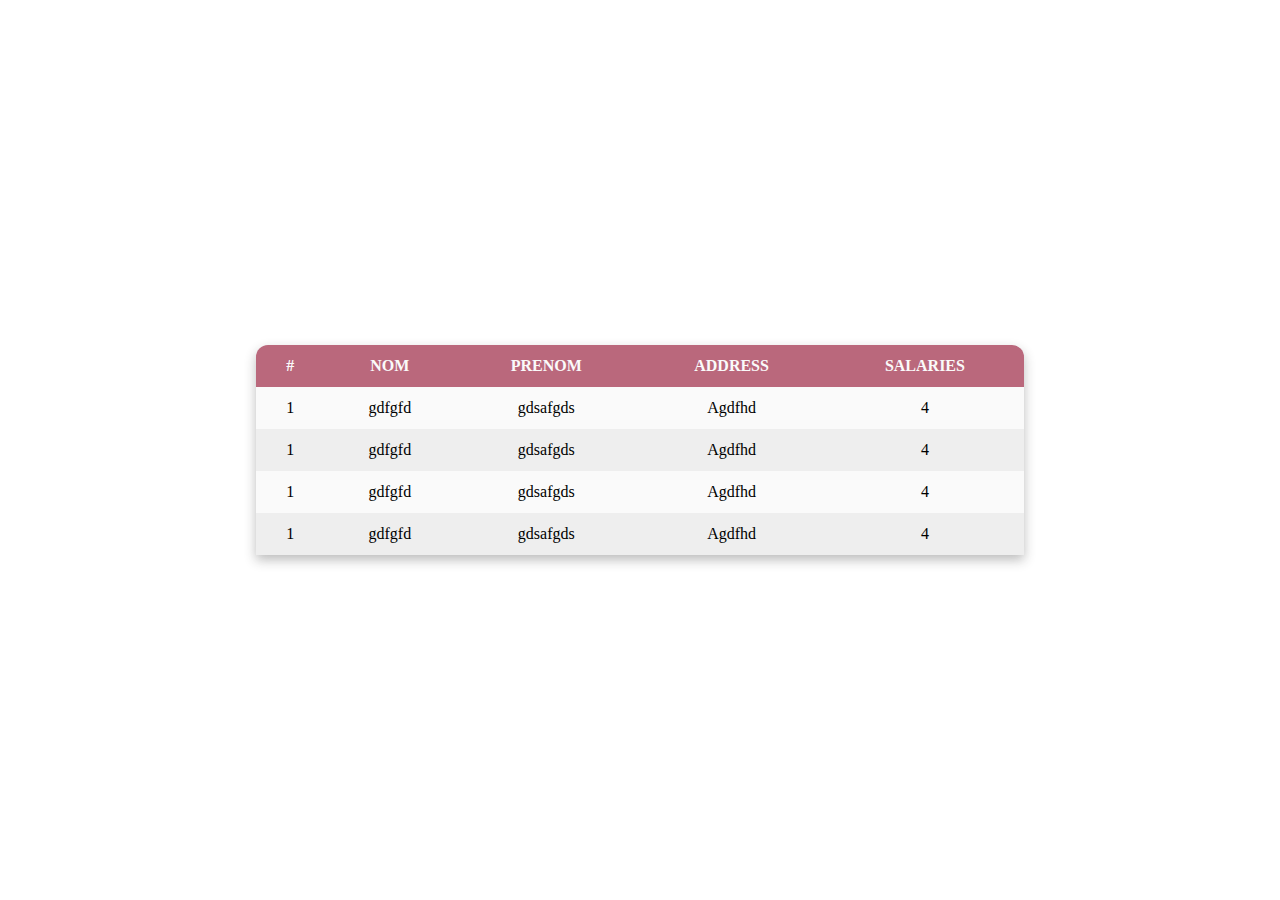
<file: table/index.html>
<!DOCTYPE html>
<html lang="en">
<head>
    <meta charset="UTF-8">
    <meta http-equiv="X-UA-Compatible" content="IE=edge">
    <meta name="viewport" content="width=device-width, initial-scale=1.0">
    <title>Document</title>
    <link rel="stylesheet" href="style.css">
</head>
<body>
    


    <table>
        <tr>
            <th>#</th>
            <th>Nom</th>
            <th>Prenom</th>
            <th>Address</th>
            <th>Salaries</th>
        </tr>
        <tr>
            <td>1</td>
            <td>gdfgfd</td>
            <td>gdsafgds</td>
            <td>Agdfhd</td>
            <td>4</td>
        </tr>
        <tr>
            <td>1</td>
            <td>gdfgfd</td>
            <td>gdsafgds</td>
            <td>Agdfhd</td>
            <td>4</td>
        </tr>
        <tr>
            <td>1</td>
            <td>gdfgfd</td>
            <td>gdsafgds</td>
            <td>Agdfhd</td>
            <td>4</td>
        </tr>
        <tr>
            <td>1</td>
            <td>gdfgfd</td>
            <td>gdsafgds</td>
            <td>Agdfhd</td>
            <td>4</td>
        </tr>
    </table>
</body>
</html>
</file>
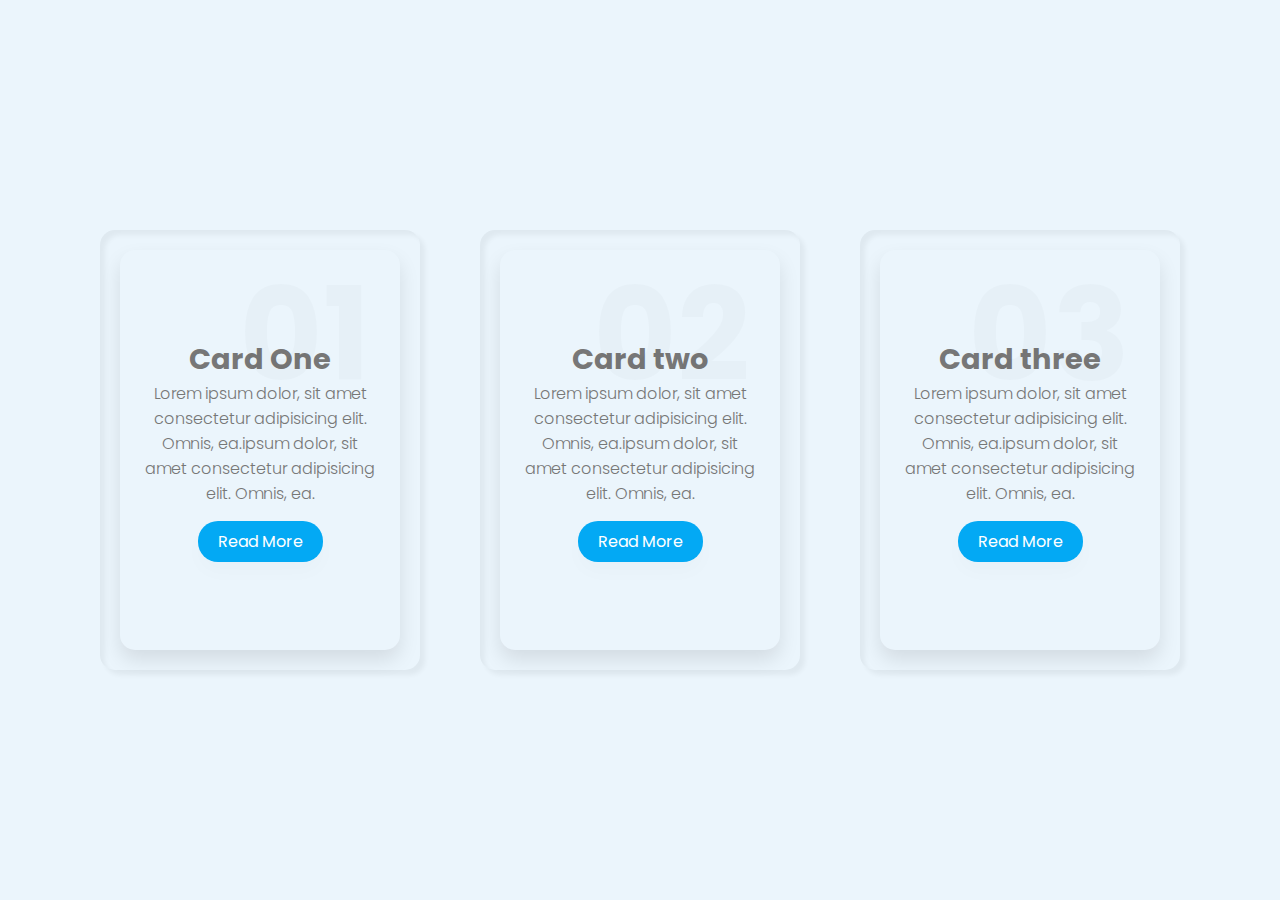
<file: Card Designs/card hover1/index.html>
<!DOCTYPE html>
<html lang="en">
<head>
    <meta charset="UTF-8">
    <meta http-equiv="X-UA-Compatible" content="IE=edge">
    <meta name="viewport" content="width=device-width, initial-scale=1.0">
    <title>Document</title>
    <link rel="stylesheet" href="style.css">
</head>
<body>
    <div class="container">

        <div class="card">
            <div class="box">
                <div class="content">
                    <h2>01</h2>
                    <h3>Card One</h3>
                    <p>Lorem ipsum dolor, sit amet consectetur adipisicing elit. Omnis, ea.ipsum dolor, sit amet consectetur adipisicing elit. Omnis, ea.</p>
                    <a href="#">Read More</a>
                </div>
            </div>
        </div>

        <div class="card">
            <div class="box">
                <div class="content">
                    <h2>02</h2>
                    <h3>Card two</h3>
                    <p>Lorem ipsum dolor, sit amet consectetur adipisicing elit. Omnis, ea.ipsum dolor, sit amet consectetur adipisicing elit. Omnis, ea.</p>
                    <a href="#">Read More</a>

                </div>
            </div>
        </div>
        <div class="card">
            <div class="box">
                <div class="content">
                    <h2>03</h2>
                    <h3>Card three</h3>
                    <p>Lorem ipsum dolor, sit amet consectetur adipisicing elit. Omnis, ea.ipsum dolor, sit amet consectetur adipisicing elit. Omnis, ea.</p>
                    <a href="#">Read More</a>

                </div>
            </div>
        </div>

    </div>
</body>
</html>
</file>
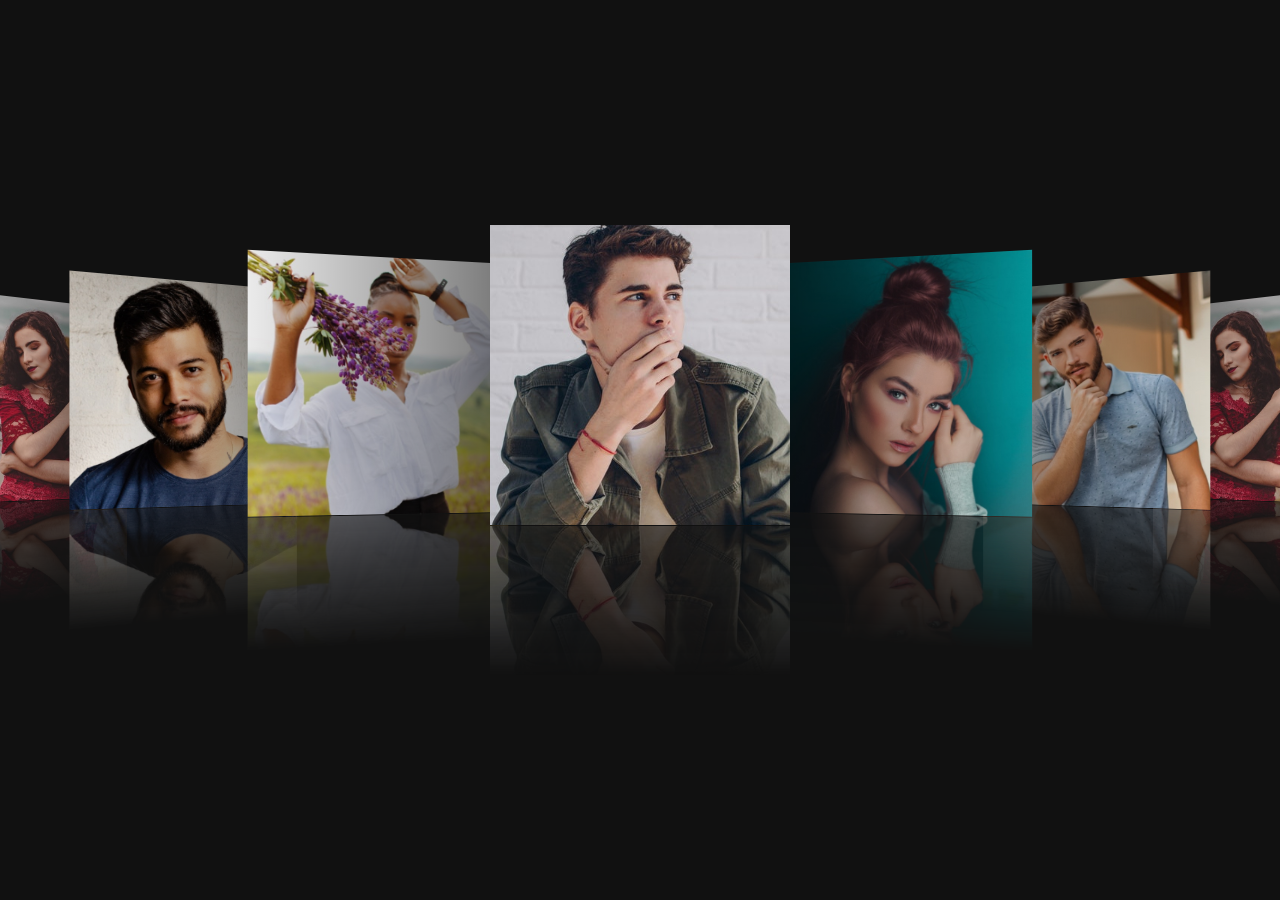
<file: galleries/3d rotator/index.html>
<!DOCTYPE html>
<html lang="en">
<head>
    <meta charset="UTF-8">
    <meta http-equiv="X-UA-Compatible" content="IE=edge">
    <meta name="viewport" content="width=device-width, initial-scale=1.0">
    <link  rel="stylesheet" href="https://cdn.jsdelivr.net/npm/swiper@8/swiper-bundle.min.css"/>
    <link rel="stylesheet" href="style.css">
    <title>Document</title>

</head>
<body>

    <div class="swiper">
        <div class="swiper-wrapper">
          
          <div class="swiper-slide"><img src="img/s1.jpg"></div>
          <div class="swiper-slide"><img src="img/s2.jpg"></div>
          <div class="swiper-slide"><img src="img/s3.jpg"></div>
          <div class="swiper-slide"><img src="img/s4.jpg"></div>
          <div class="swiper-slide"><img src="img/s5.jpg"></div>
          <div class="swiper-slide"><img src="img/s6.jpg"></div>
          <!-- <div class="swiper-slide"><img src="img/s7.jpg"></div> -->
          
         
        </div>
        <!-- Add Pagination -->
        <div class="swiper-pagination"></div>
    </div>
    

    <script src="https://cdn.jsdelivr.net/npm/swiper@8/swiper-bundle.min.js"></script>
    
    <script type="module">
        var swiper = new Swiper('.swiper', {
        effect: 'coverflow',
        grabCursor: true,
        centeredSlides: true,
        slidesPerView: 'auto',
        coverflowEffect: {
            rotate: 20,
            stretch: 0,
            depth: 200,
            modifier: 1,
            slideShadows: true,
        },
        loop: true,
        autoplay: {
            delay: 500,
            disableOnInteraction: false,
        },
        });
      </script>

</body>
</html>
</file>
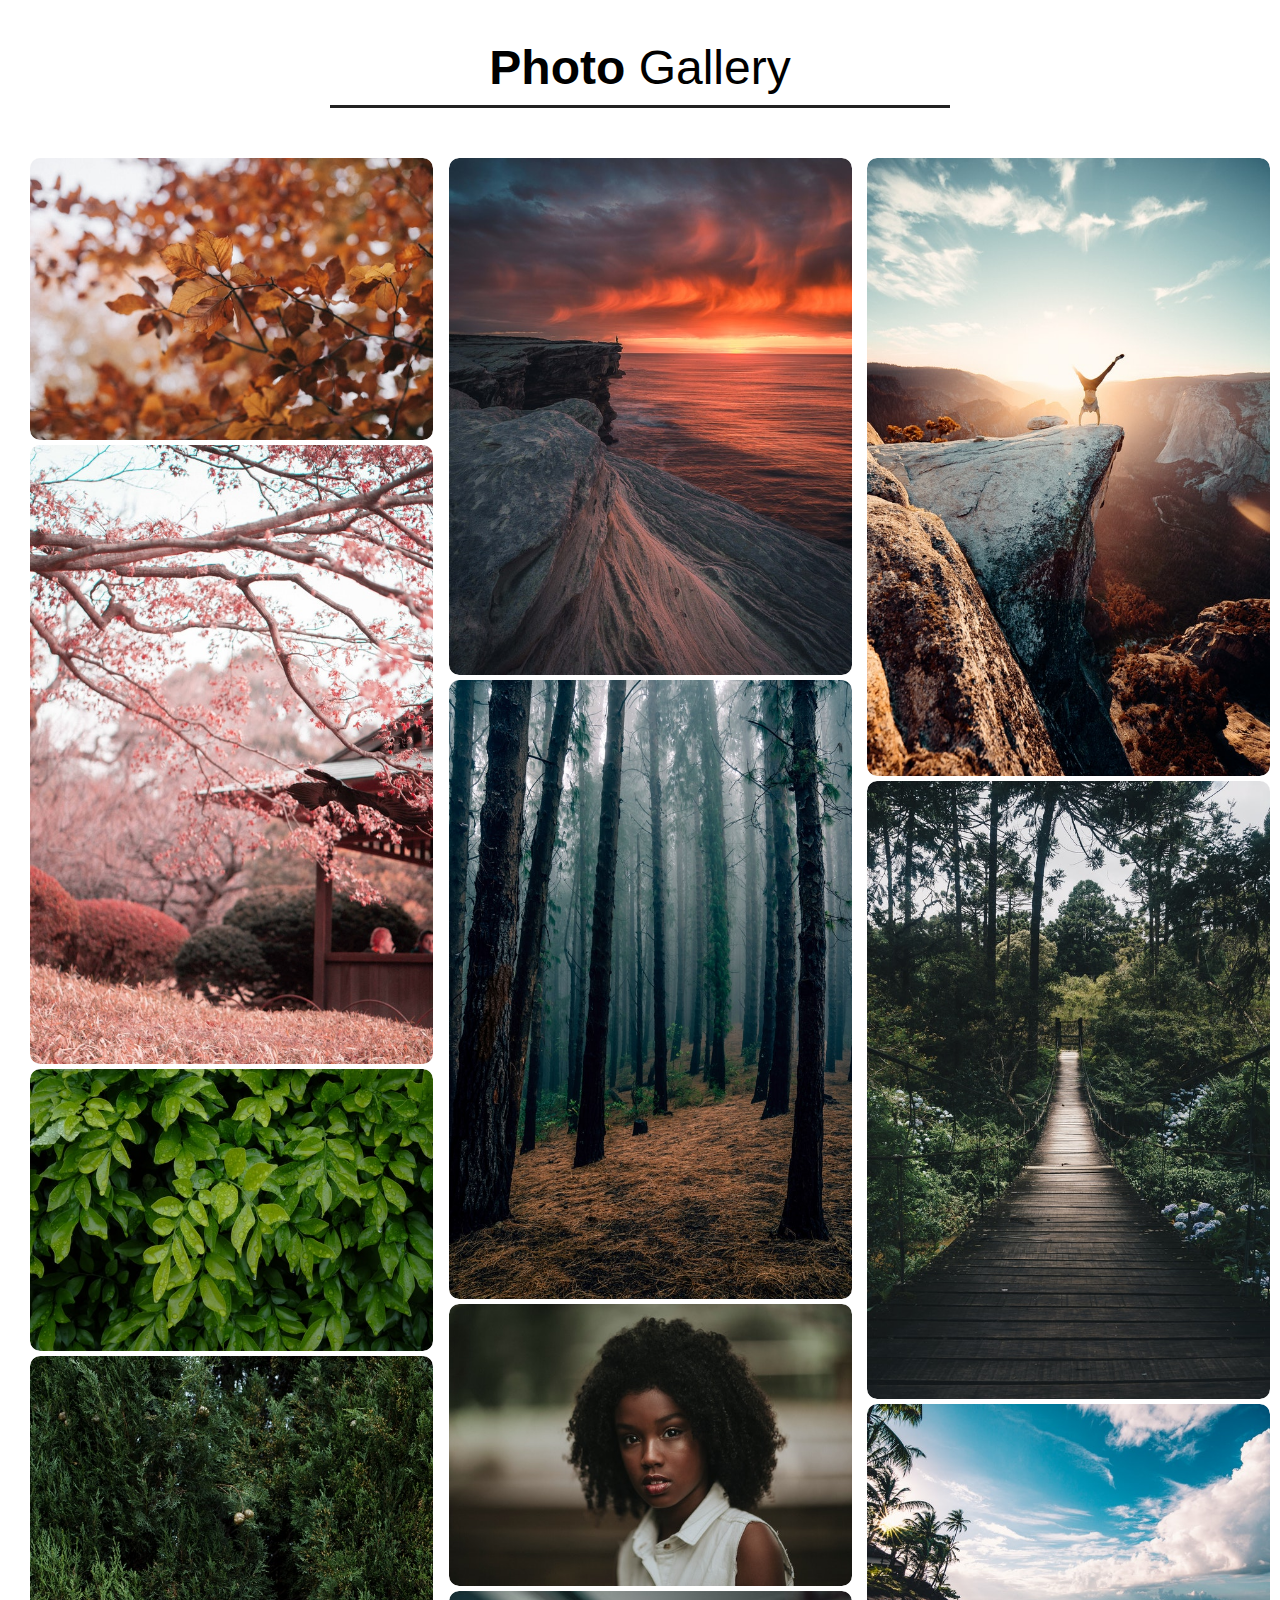
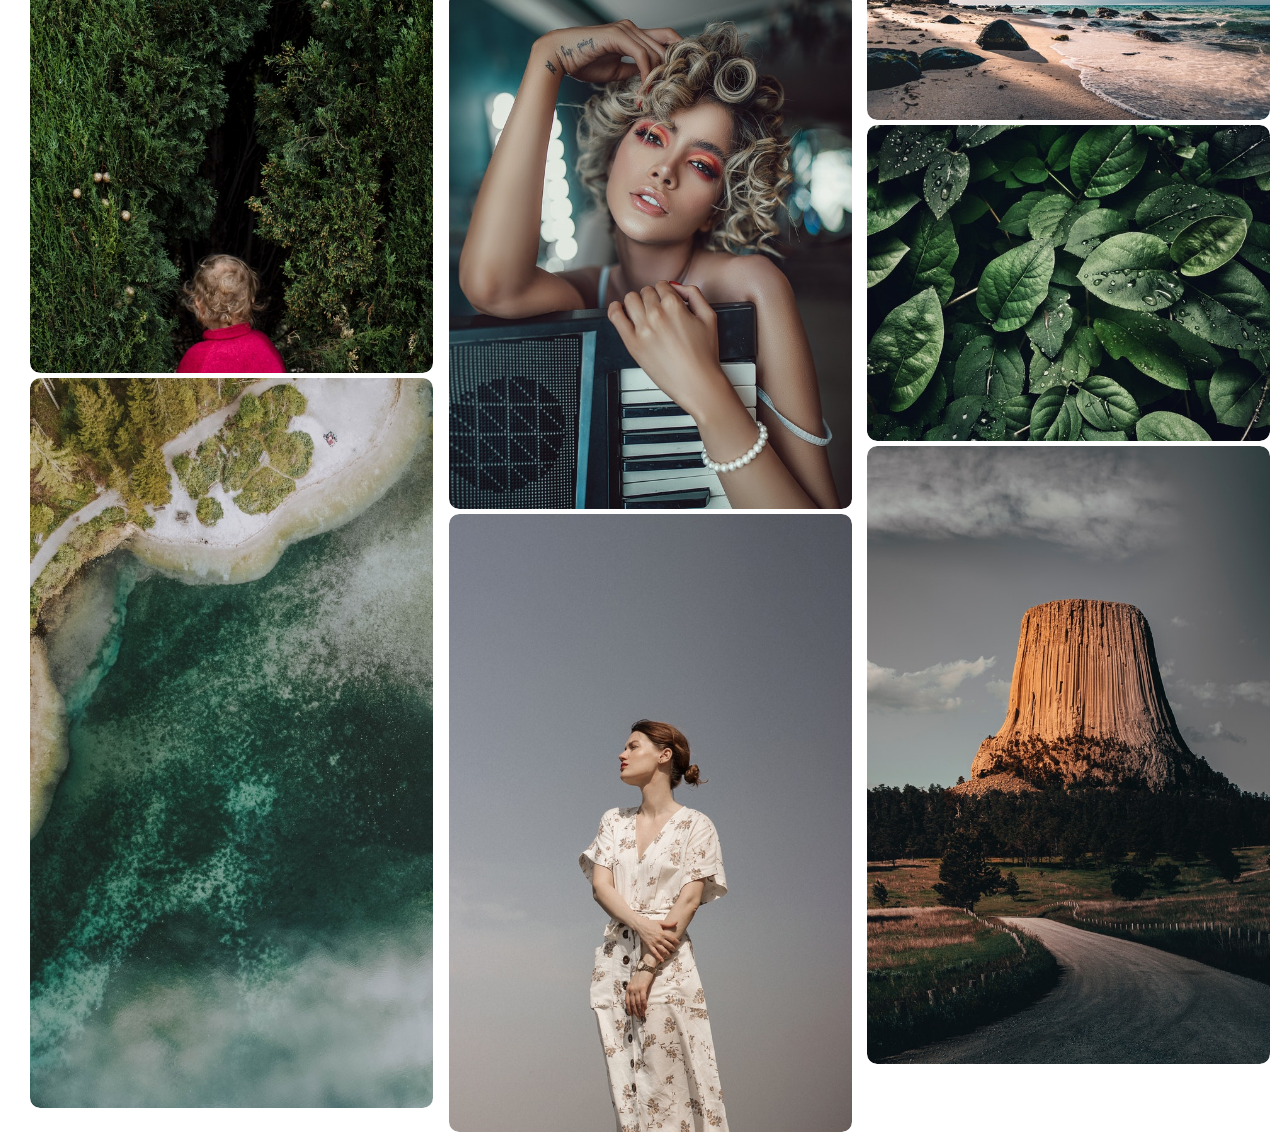
<file: galleries/mod gallery/index.html>
<!DOCTYPE html>
<html lang="en">
  <head>
    <meta charset="UTF-8" />
    <meta http-equiv="X-UA-Compatible" content="IE=edge" />
    <meta name="viewport" content="width=device-width, initial-scale=1.0" />
    <title>Document</title>
    <link rel="stylesheet" href="lightbox.css" />
    <link rel="stylesheet" href="style.css" />
  </head>
  <body>

    <div class="container">

      <div class="heading">
        <h3>Photo <span>Gallery</span></h3>
      </div>

      <div class="box">

        <div class="dream">

            <div class="pic">
                <a href="img/1.jpg" data-lightbox="pics" data-title="Caption1">
                    <img src="img/1.jpg" class="img" />                    
                </a>
            </div>

            <div class="pic">
                <a href="img/2.jpg" data-lightbox="pics" data-title="Caption2">
                    <img src="img/2.jpg" />
                </a>
            </div>

            <div class="pic">
                <a href="img/3.jpg" data-lightbox="pics" data-title="Caption3">
                    <img src="img/3.jpg" />
                </a>
            </div>

            <div class="pic">
                <a href="img/4.jpg" data-lightbox="pics" data-title="Caption4">
                    <img src="img/4.jpg" />
                </a>
            </div>

            <div class="pic">
                <a href="img/5.jpg" data-lightbox="pics" data-title="Caption5">
                    <img src="img/5.jpg" />
                </a>
            </div>
        </div>

        <div class="dream">
            <div class="pic">
                <a href="img/6.jpg" data-lightbox="pics" data-title="Caption6">
                    <img src="img/6.jpg" />
                </a>
            </div>
            <div class="pic">
                <a href="img/7.jpg" data-lightbox="pics" data-title="Caption7">
                    <img src="img/7.jpg" />
                </a>
            </div>
            <div class="pic">
                <a href="img/8.jpg" data-lightbox="pics" data-title="Caption8">
                    <img src="img/8.jpg" />
                </a>
            </div>
            <div class="pic">
                <a href="img/9.jpg" data-lightbox="pics" data-title="Caption9">
                    <img src="img/9.jpg" />
                </a>
            </div>
            <div class="pic">
                <a href="img/10.jpg" data-lightbox="pics" data-title="Caption10">
                    <img src="img/10.jpg" />
                </a>
            </div>
        </div>

        <div class="dream">
            <div class="pic">
                <a href="img/11.jpg" data-lightbox="pics" data-title="Caption11">
                    <img src="img/11.jpg" />
                </a>
        </div>
            <div class="pic">
                <a href="img/12.jpg" data-lightbox="pics" data-title="Caption12">
                    <img src="img/12.jpg" />
                </a>
            </div>
            <div class="pic">
                <a href="img/13.jpg" data-lightbox="pics" data-title="Caption13">
                    <img src="img/13.jpg" />
                </a>
            </div>
            <div class="pic">
                <a href="img/14.jpg" data-lightbox="pics" data-title="Caption14">
                    <img src="img/14.jpg" />
                </a>

            </div>
            <div class="pic">
                <a href="img/15.jpg" data-lightbox="pics" data-title="Caption15">
                    <img src="img/15.jpg" />
                </a>
          </div>
        </div>
      </div>
    </div>
    <script src="lightbox-plus-jquery.js"></script>
  </body>
</html>
</file>
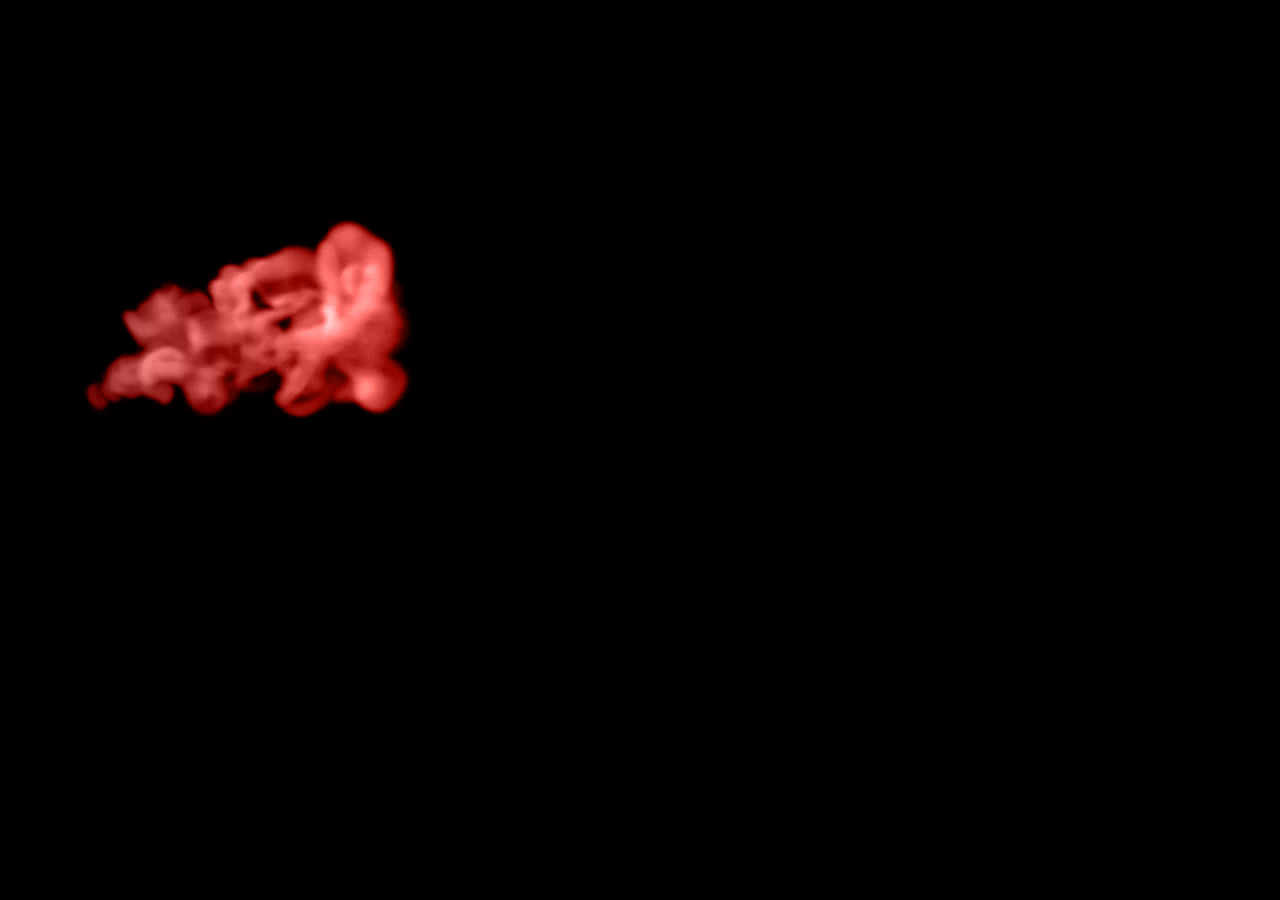
<file: Wordarts/smoking/index.html>
<!DOCTYPE html>
<html lang="en">
<head>
    <meta charset="UTF-8">
    <meta http-equiv="X-UA-Compatible" content="IE=edge">
    <meta name="viewport" content="width=device-width, initial-scale=1.0">
    <title>Document</title>
    <link rel="stylesheet" href="style.css">
</head>
<body>
    <section>
        <video src="smoke.mp4" autoplay muted ></video>
        <h1>
            <span>M</span>
            <span>U</span>
            <span>H</span>
            <span>A</span>
            <span>M</span>
            <span>M</span>
            <span>A</span>
            <span>D</span>
        </h1>
    </section>
    
</body>
</html>
</file>
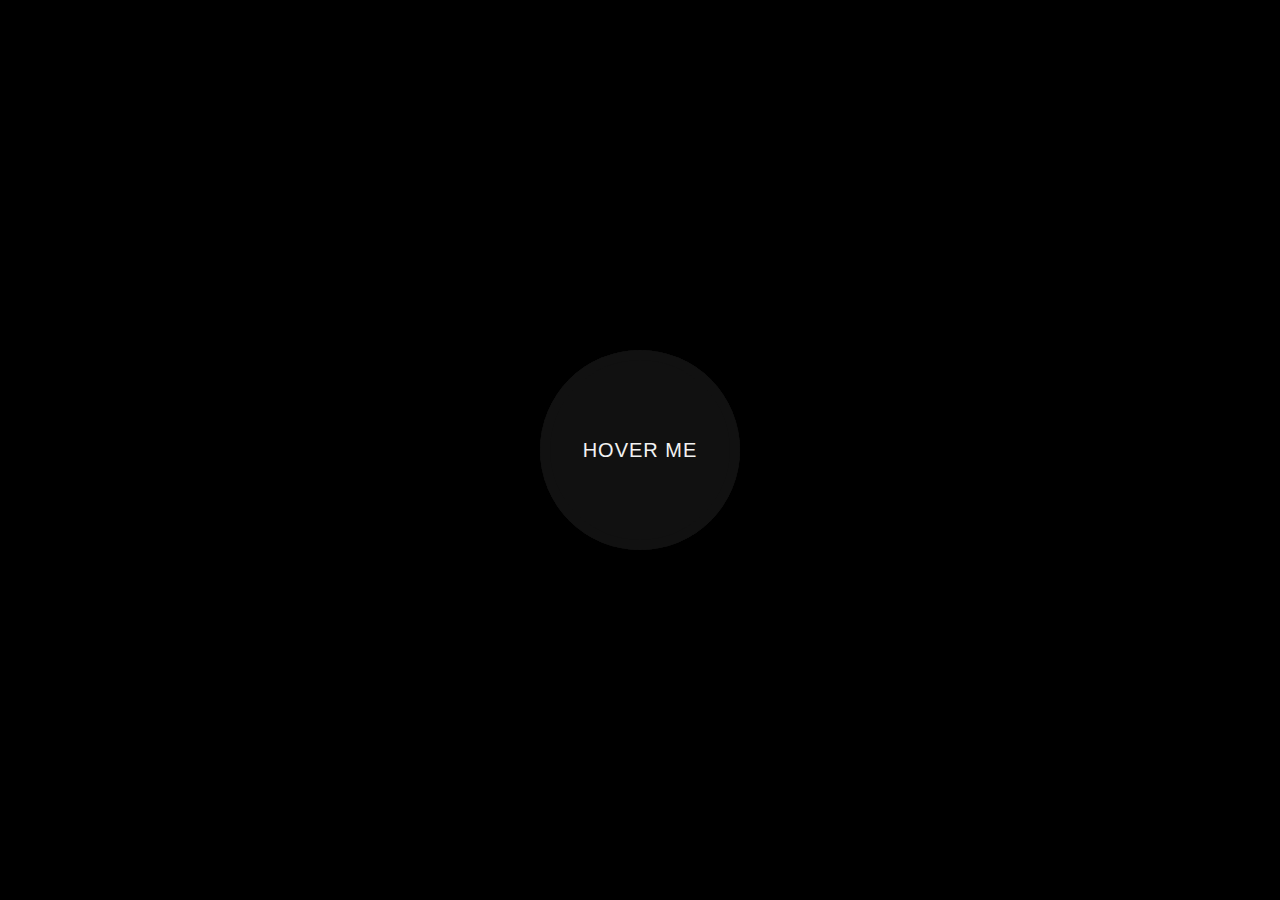
<file: css_button/button.html>
<!DOCTYPE html>
<!-- Created By CodingNepal -->
<html lang="en" dir="ltr">
   <head>
      <meta charset="utf-8">
      <title>Gradient Color Effect | CodingNepal</title>
      <link rel="stylesheet" href="button.css">
      <meta name="viewport" content="width=device-width, initial-scale=1.0">
   </head>
   <body>
      <div class="center">
         <div class="outer circle">
            <button>Hover Me</button>
            <span></span>
            <span></span>
         </div>
      </div>
   </body>
</html>
</file>
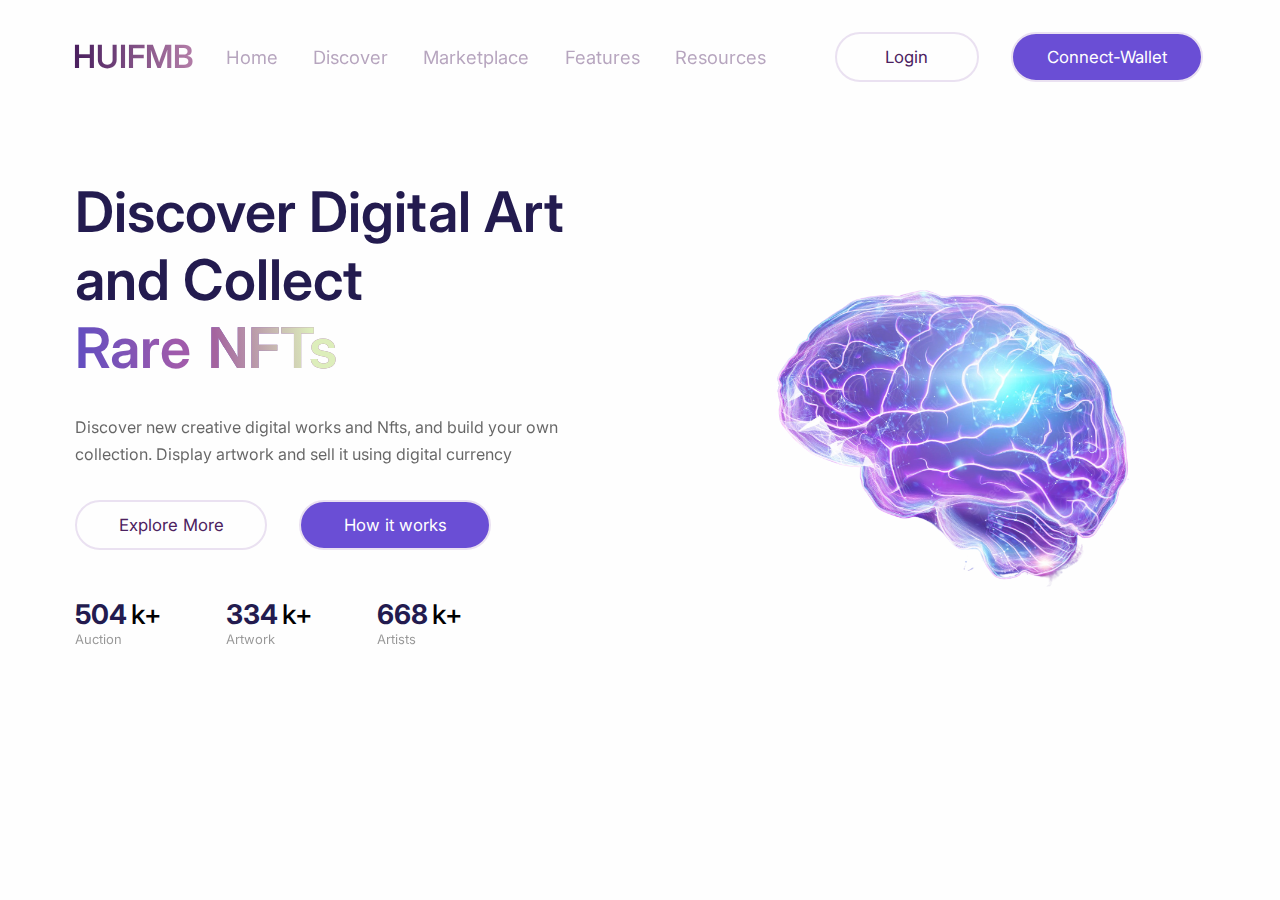
<file: landing page/landing .html>
<!DOCTYPE html>
<html lang="en">
<head>
    <meta charset="UTF-8">
    <meta http-equiv="X-UA-Compatible" content="IE=edge">
    <meta name="viewport" content="width=device-width, initial-scale=1.0">
    <title>Landing</title>
    <link rel="stylesheet" href="landing.css">
</head>
<body>
    <header>
        <div class="logo"><a href="#">HUIFMB</a></div>
        <div class="nav">
            <ul class="nav-list">
                <li class="nav-item"><a href="" class="nav-link">Home</a></li>
                <li class="nav-item"><a href="" class="nav-link">Discover</a></li>
                <li class="nav-item"><a href="" class="nav-link">Marketplace</a></li>
                <li class="nav-item"><a href="" class="nav-link">Features</a></li>
                <li class="nav-item"><a href="" class="nav-link">Resources</a></li>
            </ul>
        </div>
        <div class="buttons">
            <div class="login-button"><a href="" class="button-link-login">Login</a></div>
            
            <div class="wallet-button"><a href="" class="button-link-wallet">Connect-Wallet</a></div>
        </div>
    </header>
    <div class="main">
        <div class="data">
            <div class="heading">Discover Digital Art and Collect</div>
            <div class="heading-2">Rare&nbsp</div>
            <span class="heading-2"><a >NFTs</a></span>
            <div class="rare">Rare NFTs</div>
            <p class="para">Discover new creative digital works and Nfts, and build your own collection. Display artwork and sell it using digital currency</p>
            <div class="main-buttons">
                <div class="login-button"><a href="#" class="button-link-login">Explore More</a></div>

                <div class="wallet-button"><a href="" class="button-link-wallet">How it works</a></div>        
            </div>
            <div class="numbers">
                <div class="counter">
                    <div class="counter-1">
                        <h1 class="count auction" data-target="658">0</h1>
                        <span>k+</span>
                    </div>
                    <p>Auction</p>
                </div>
                <div class="counter">
                    <div class="counter-1">
                        <h1 class="count artwork" data-target="420">0</h1>
                        <span>k+</span>
                    </div>
                    <p>Artwork</p>
                </div>
                <div class="counter">
                    <div class="counter-1">
                        <h1 class="count artist"data-target="804">0</h1>
                        <span>k+</span>
                    </div>
                    <p>Artists</p>
                </div>
            </div>
        </div>
        <div class="image">
            <img src="images/brain.png">
        </div>
    </div>
    
    <script src="landing.js"></script>
</body>
</html>
</file>
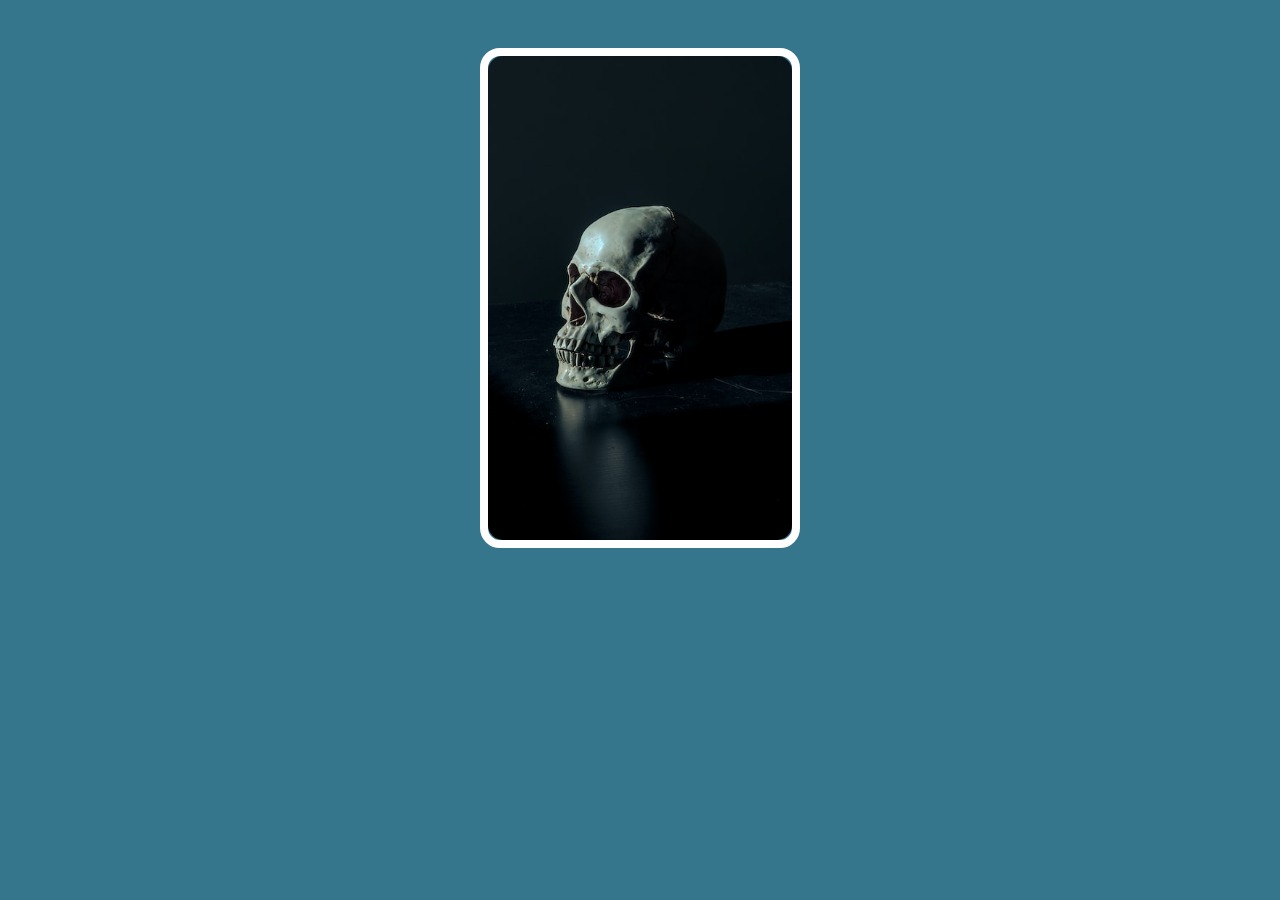
<file: Card Designs/info_card/card.html>
<!DOCTYPE html>
<html lang="en">
<head>
    <meta charset="UTF-8">
    <meta http-equiv="X-UA-Compatible" content="IE=edge">
    <meta name="viewport" content="width=device-width, initial-scale=1.0">
    <title>Card</title>
    <link rel="stylesheet" href="card.css">
</head>
<body>
    <div class="card">
        <img src="1.jpg" class="card-img" alt="">
        <div class="card-body">
            <h1 class="card-title">NYC</h1>
            <p class="card-sub-title">Lorem ipsum amet.</p>
            <p class="card-info">Lorem, ipsum dolor sit amet consectetur adipisicing elit. Quia eveniet eligendi dolorem recusandae excepturi unde quae, error laborum veritatis magnam omnis molestias repellendus ad ipsum beatae quasi id velit exercitationem deleniti consectetur veniam. Fugit, quas quis!</p>

            <button class="card-btn">Book Tour</button>
        </div>
    </div>
</body>
</html>
</file>
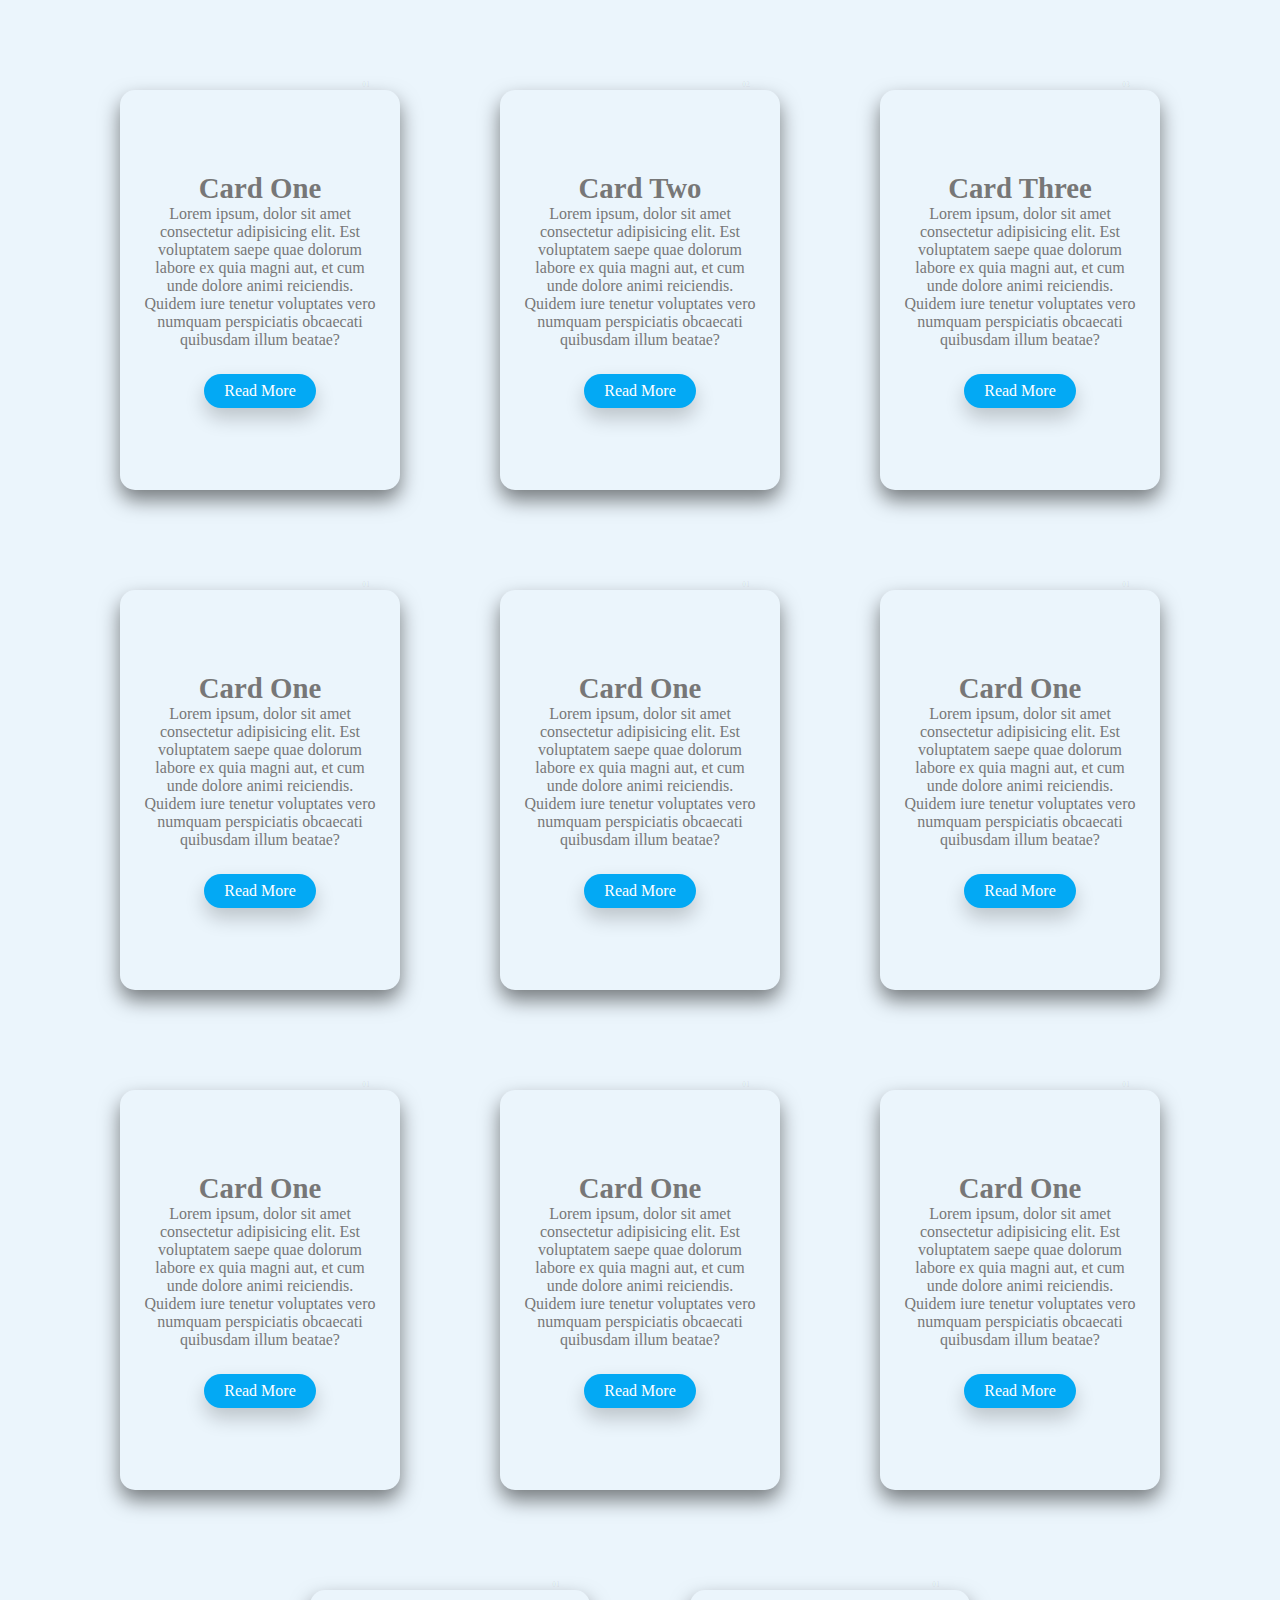
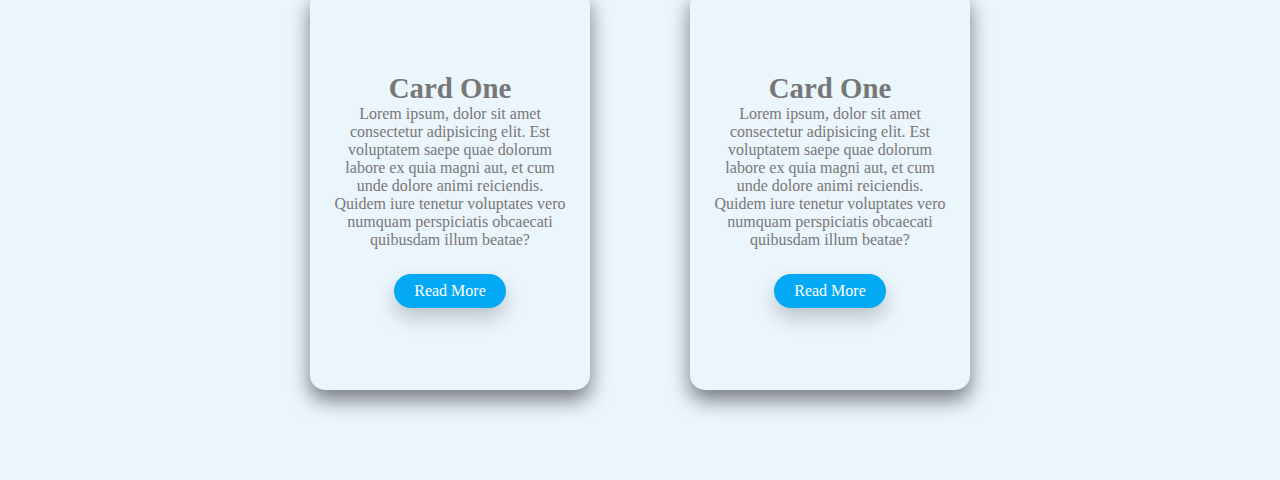
<file: Card Designs/responsive_card_layout/card.html>
<!DOCTYPE html>
<html lang="en">
<head>
    <meta charset="UTF-8">
    <meta http-equiv="X-UA-Compatible" content="IE=edge">
    <meta name="viewport" content="width=device-width, initial-scale=1.0">
    <title>Card</title>
    <link rel="stylesheet" href="card.css">
</head>
<body>
    <div class="card-con">
        <div class="card">
            <div class="box">
                <div class="content">
                    <h2>01</h2>
                    <h3>Card One</h3>
                    <p>Lorem ipsum, dolor sit amet consectetur adipisicing elit. Est voluptatem saepe quae dolorum labore ex quia magni aut, et cum unde dolore animi reiciendis. Quidem iure tenetur voluptates vero numquam perspiciatis obcaecati quibusdam illum beatae?</p>
                    <a href="#">Read More</a>
                </div>
            </div>
        </div>
        <div class="card">
            <div class="box">
                <div class="content">
                    <h2>02</h2>
                    <h3>Card Two</h3>
                    <p>Lorem ipsum, dolor sit amet consectetur adipisicing elit. Est voluptatem saepe quae dolorum labore ex quia magni aut, et cum unde dolore animi reiciendis. Quidem iure tenetur voluptates vero numquam perspiciatis obcaecati quibusdam illum beatae?</p>
                    <a href="#">Read More</a>
                </div>
            </div>
        </div>
        <div class="card">
            <div class="box">
                <div class="content">
                    <h2>03</h2>
                    <h3>Card Three</h3>
                    <p>Lorem ipsum, dolor sit amet consectetur adipisicing elit. Est voluptatem saepe quae dolorum labore ex quia magni aut, et cum unde dolore animi reiciendis. Quidem iure tenetur voluptates vero numquam perspiciatis obcaecati quibusdam illum beatae?</p>
                    <a href="#">Read More</a>
                </div>
            </div>
        </div>
        <div class="card">
            <div class="box">
                <div class="content">
                    <h2>01</h2>
                    <h3>Card One</h3>
                    <p>Lorem ipsum, dolor sit amet consectetur adipisicing elit. Est voluptatem saepe quae dolorum labore ex quia magni aut, et cum unde dolore animi reiciendis. Quidem iure tenetur voluptates vero numquam perspiciatis obcaecati quibusdam illum beatae?</p>
                    <a href="#">Read More</a>
                </div>
            </div>
        </div>
        <div class="card">
            <div class="box">
                <div class="content">
                    <h2>01</h2>
                    <h3>Card One</h3>
                    <p>Lorem ipsum, dolor sit amet consectetur adipisicing elit. Est voluptatem saepe quae dolorum labore ex quia magni aut, et cum unde dolore animi reiciendis. Quidem iure tenetur voluptates vero numquam perspiciatis obcaecati quibusdam illum beatae?</p>
                    <a href="#">Read More</a>
                </div>
            </div>
        </div>
        <div class="card">
            <div class="box">
                <div class="content">
                    <h2>01</h2>
                    <h3>Card One</h3>
                    <p>Lorem ipsum, dolor sit amet consectetur adipisicing elit. Est voluptatem saepe quae dolorum labore ex quia magni aut, et cum unde dolore animi reiciendis. Quidem iure tenetur voluptates vero numquam perspiciatis obcaecati quibusdam illum beatae?</p>
                    <a href="#">Read More</a>
                </div>
            </div>
        </div>
        <div class="card">
            <div class="box">
                <div class="content">
                    <h2>01</h2>
                    <h3>Card One</h3>
                    <p>Lorem ipsum, dolor sit amet consectetur adipisicing elit. Est voluptatem saepe quae dolorum labore ex quia magni aut, et cum unde dolore animi reiciendis. Quidem iure tenetur voluptates vero numquam perspiciatis obcaecati quibusdam illum beatae?</p>
                    <a href="#">Read More</a>
                </div>
            </div>
        </div>
        <div class="card">
            <div class="box">
                <div class="content">
                    <h2>01</h2>
                    <h3>Card One</h3>
                    <p>Lorem ipsum, dolor sit amet consectetur adipisicing elit. Est voluptatem saepe quae dolorum labore ex quia magni aut, et cum unde dolore animi reiciendis. Quidem iure tenetur voluptates vero numquam perspiciatis obcaecati quibusdam illum beatae?</p>
                    <a href="#">Read More</a>
                </div>
            </div>
        </div>
        <div class="card">
            <div class="box">
                <div class="content">
                    <h2>01</h2>
                    <h3>Card One</h3>
                    <p>Lorem ipsum, dolor sit amet consectetur adipisicing elit. Est voluptatem saepe quae dolorum labore ex quia magni aut, et cum unde dolore animi reiciendis. Quidem iure tenetur voluptates vero numquam perspiciatis obcaecati quibusdam illum beatae?</p>
                    <a href="#">Read More</a>
                </div>
            </div>
        </div>
        <div class="card">
            <div class="box">
                <div class="content">
                    <h2>01</h2>
                    <h3>Card One</h3>
                    <p>Lorem ipsum, dolor sit amet consectetur adipisicing elit. Est voluptatem saepe quae dolorum labore ex quia magni aut, et cum unde dolore animi reiciendis. Quidem iure tenetur voluptates vero numquam perspiciatis obcaecati quibusdam illum beatae?</p>
                    <a href="#">Read More</a>
                </div>
            </div>
        </div>
        <div class="card">
            <div class="box">
                <div class="content">
                    <h2>01</h2>
                    <h3>Card One</h3>
                    <p>Lorem ipsum, dolor sit amet consectetur adipisicing elit. Est voluptatem saepe quae dolorum labore ex quia magni aut, et cum unde dolore animi reiciendis. Quidem iure tenetur voluptates vero numquam perspiciatis obcaecati quibusdam illum beatae?</p>
                    <a href="#">Read More</a>
                </div>
            </div>
        </div>
    </div>
</body>
</html>
</file>
<file: table/style.css>
*{
    margin: 0;
    padding: 0;
    box-sizing: border-box;
}




table{
    position: absolute;
    z-index: 2;
    left: 50%;
    top:50%;
    transform: translate(-50%,-50%);
    width: 60%;
    border-collapse: collapse;
    border-spacing: 0;
    border-radius:12px 12px 0 0  ;
    overflow: hidden;
    box-shadow: 0 5px 12px rgba(32,32,32,.3) ;
    background-color: #fafafa;
    text-align: center;
}

th,td{
    /* background: #ba687c;
     */
     padding: 12px 15px;
}
th{
    background: #ba687c;    
    color: #fafafa;
    text-transform: uppercase;

}

tr:nth-child(odd){
    background-color: #eeeeee;
}
</file>
<file: Card Designs/card hover1/style.css>
@import url('https://fonts.googleapis.com/css2?family=Poppins:wght@700&display=swap');

*{
    margin: 0;
    padding: 0;
    box-sizing: border-box;
}

body{
    display: flex;
    justify-content: center;
    align-items: center;
    min-height: 100vh;
    background: #ebf5fc;
    font-family: 'Poppins', sans-serif;

}

.container{
    display: flex;
    justify-content: center;
    align-items: center;
    max-width: 1200px;
    flex-wrap: wrap;
    padding: 40px 0;
}
.container .card{
    position: relative;
    width: 320px;
    height: 440px;
    box-shadow: inset 5px 5px 5px rgba(0,0,0,0.05),
                 -5px -5px 5px rgba(255,255,255,0.05),
                 5px 5px 5px rgba(0,0,0,0.05),
                 -5px -5px 5px rgba(255,255,255,0.05);
    border-radius: 15px;
    margin: 30px;
}
.container .card .box{
    position: absolute;
    top: 20px;
    left: 20px;
    right: 20px;
    bottom: 20px;
    background: #ebf5fc;
    box-shadow: 0 10px 20px rgba(0, 0, 0, 0.1);
    border-radius: 15px;
    display: flex;
    justify-content: center;
    align-items: center;
    transition: 0.5s;
}
.container .card:hover .box{
    transform: translateY(-50px);
    box-shadow: 0 10px 40px rgba(0, 0, 0, 0.2);
    background: linear-gradient(45deg, #b95ce4,#4f29cc);
}
.container .card:hover .box .content h3,
.container .card:hover .box .content p
{
    color:#fff
}
.container .card .box .content{
    padding: 20px;
    text-align: center;
}
.container .card .box .content h2{
    position: absolute;
    top: -10px;
    right: 30px;
    font-size: 8em;
    color: rgba(0, 0, 0, 0.02);
    transition: 0.5s;
    pointer-events: none;

}
.container .card:hover .box .content h2{
    color: rgba(0, 0, 0, 0.05);
}
.container .card .box .content h3{
    font-size: 1.8em;
    color: #777;
    z-index: 1;
    transition: 0.5s;

}
.container .card .box .content p{
    font-size: 1em;
    font-weight: 300;
    color: #777;
    z-index: 1;
    transition: 0.5s;
}
.container .card .box .content a{
    position: relative;
    display: inline-block;
    padding: 8px 20px;
    background: #03a9f4;
    margin-top: 15px;
    border-radius: 20px;
    color: #fff;
    font-weight: 400;
    text-decoration: none;
    box-shadow: 0 10px 20px rgba(0, 0, 0, 0.02);

}

.container .card:hover .box .content a{

    background: #ff568f;

}
</file>
<file: galleries/3d rotator/style.css>
*{
    margin: 0;
    padding: 0;
}

body{
    background-color: #fff;
    font-family: Arial, Helvetica, sans-serif;
    font-size: 14px;
    display: flex;
    justify-content: center;
    align-items: center;
    min-height: 100vh;
    color: #000;
    background: #111;

}
.swiper{
    width: 100%;
    padding-top: 50px;
    padding-bottom: 200px;
}
.swiper-slide{
    background-position: center;
    background-size: cover;
    background: #000;
    width: 300px;
    height: 300px;
    -webkit-box-reflect: below 1px linear-gradient(transparent,transparent,#0006) ;
}
.swiper .swiper-wrapper .swiper-slide img{
    width: 300px;
    height: 300px;
}
</file>
<file: galleries/mod gallery/style.css>
*{
    margin: 0;
    padding: 0;
    box-sizing: border-box;
    font-family: 'Poppins',sans-serif;
    

}
.container{
    display: flex;
    flex-direction: column;
    align-items: center;
    text-align: center;
    justify-content: center;
    margin: 40px 20px 0 20px;
}
.container .heading{
    width: 50%;
    padding-bottom: 50px;
}
.container .heading h3{
    font-size: 3em;
    font-weight: bolder;
    border-bottom: 3px solid #222;
    padding-bottom: 10px;

}
.container .heading h3 span{
    font-weight: 100;
}
.container .box{
    display: flex;
    flex-direction: row;
    justify-content: space-between;
}
.container .box .dream{
    display: flex;
    flex-direction: column;
    width: 32.5%;
    
    
}
.container .box .dream .pic img{
    width: 100%;    
    height: 100%;
    margin-bottom: 10px;
    border-radius: 10px;
    box-shadow: 3px 3px 15px rgba(0, 0, 0, 0.4);
    
    
   
}

.pic{
    position: relative;     
    cursor: pointer;
    overflow: hidden;
    display: block;
    width: 100%;
    margin: 0px 10px 5px 10px;
    transition: .3s;
    border-radius: 10px;
}


.pic img:hover{
    scale: 1.3;
}

.pic::before{
    content: "Photo Gallery";
    position: absolute;
    top: 50%;
    left: 50%;
    transform: translate(-50%, -50%);
    color: white;
    font-size: 50px;
    font-weight: bold;
    width: 100%;
    margin-top: -100px;
    opacity: 0;
    transition: .3s;
    
    z-index: 10;
}
/* .pic::after{
    content: "";
    position: absolute;
    bottom: 0;
    left: 0;
    border-radius: 10px;
    width: 100%;
    height: 0%;
    background: linear-gradient(rgba(0, 0, 0, 0.4),transparent );
    transition: .3s;
} */
 /* .pic:hover::after{
    height: 50%;
} */
.pic:hover::before{
    margin-top: 0 ;
    opacity: 1;
    
} 




@media (max-width:799px){
    .container .box{        
        flex-direction: column;    
        
    }

    .container .box .dream{       
        width: 100%;
    }

    .container .heading{
        width: 100%;

    }
    .container .heading h3{
        font-size: 2em;

    
    }
    
}

@media (max-width:477px){
    .container .box .dream{       
        width: 100%;
    }
    .container .heading h3{
        font-size: 1em;

    
    }

}
</file>
<file: Wordarts/smoking/style.css>
body{
    margin: 0;
    padding: 0;
}
section{
    height: 100vh;
    background: #000;
}
section:before{
    content: '';
    position: absolute;
    top: 0;
    left: 0;
    width: 100%;
    height: 100%;
    background: linear-gradient(to right,#610202,hsl(2, 83%, 34%),#b1100a,#d3150f,#ff004f);
    mix-blend-mode: color;
    pointer-events: none;

}
video{
    object-fit: cover;
}
h1{
    margin: 0;
    padding: 0;
    position: absolute;
    top: 50%;
    transform: translateY(-50%);
    width: 100%;
    text-align: center;
    color: #FFF;
    font-size: 5em;
    font-family: sans-serif;
    letter-spacing: 0.2em;
    
}
h1 span{
    opacity: 0;
    display: inline-block;
    animation: animate 1s linear forwards;
}
@keyframes animate{
    0%{
        opacity: 0;
        transform: rotateY(90deg);
        filter: blur(10px);
    }
    100%{
        opacity: 1;
        transform: rotateY(0deg);
        filter: blur(0);
    }

}
h1 span:nth-child(1){
    animation-delay: 1s;
}
h1 span:nth-child(2){
    animation-delay: 2s;
}
h1 span:nth-child(3){
    animation-delay: 2.5s;
}
h1 span:nth-child(4){
    animation-delay: 3s;
}
h1 span:nth-child(5){
    animation-delay: 3.5s;
}
h1 span:nth-child(6){
    animation-delay: 3.75s;
}
h1 span:nth-child(7){
    animation-delay: 4s;
}
h1 span:nth-child(8){
    animation-delay: 4.5s;
}
</file>
<file: css_button/button.css>
*{
    margin: 0;
    padding: 0;
    box-sizing: border-box;
  }
  html,body{
    display: grid;
    height: 100%;
    place-items: center;
    background: #000;
  }
  .center{
    display: flex;
    text-align: center;
    align-items: center;
    justify-content: center;
  }
  .outer{
    position: relative;
    margin: 0 50px;
    background: #111;
  }
  .button{
    height: 70px;
    width: 220px;
    border-radius: 50px;
  }
  .circle{
    height: 200px;
    width: 200px;
    border-radius: 50%;
  }
  .outer button, .outer span{
    position: absolute;
    top: 50%;
    left: 50%;
    transform: translate(-50%, -50%);
  }
  .outer button{
    background: #111;
    color: #f2f2f2;
    outline: none;
    border: none;
    font-size: 20px;
    z-index: 9;
    letter-spacing: 1px;
    text-transform: uppercase;
    cursor: pointer;
  }

  .circle button{
    height: 180px;
    width: 180px;
    border-radius: 50%;
  }
  .outer span{
    height: 100%;
    width: 100%;
    background: inherit;
  }

  .circle span{
    border-radius: 50%;
  }
  .outer:hover span:nth-child(1){
    filter: blur(7px);
  }
  .outer:hover span:nth-child(2){
    filter: blur(14px);
  }
  .outer:hover{
    background: linear-gradient(#14ffe9, #ffeb3b, #ff00e0);
    animation: rotate 1.5s linear infinite;
  }
  @keyframes rotate {
    0%{
      filter: hue-rotate(0deg);
    }
    100%{
      filter: hue-rotate(360deg);
    }
  }
  @media (max-width: 640px){
    .center{
      flex-wrap: wrap;
      flex-direction: column;
    }
    .outer{
      margin: 50px 0;
    }
  }
</file>
<file: landing page/landing.css>
@import url('https://fonts.googleapis.com/css2?family=Inter:wght@300;400;500;600&display=swap');


*,
*::before,
*::after{
    margin: 0;
    padding: 0;
    outline: none;
    box-sizing: border-box;
    text-decoration: none;
    list-style: none;
    transition: all 0.3s ease-in-out;
}
body{
    background-color: #fefefe;
    font-family: 'Inter', sans-serif;
}

header{
    display: grid;
    grid-template-columns: .2fr .5fr 2fr 1.5fr .1fr;
    margin: 2rem 0;
}
.logo{
    grid-column-start: 2;
    display: flex;
    justify-content: center;
    align-items: center;

}
.logo>a{
    font-size: 2rem;
    font-weight: 600;
    background: linear-gradient(90deg, #4c2160 3.8% , rgba(162,99,150,0.85) 95%);
    -webkit-background-clip:text;
    -webkit-text-fill-color: transparent;
    background-clip: text;
    transition: 0.4s;
}
.nav{
    display: flex;
    align-items: center;
    justify-content: flex-start;
    transition: .4s ease-in-out;
}
.nav-list{
    display: flex;
}
.nav-list li{
    padding: .3rem;
    margin: 0 .8rem;
    transition: 0.4s;
}
.nav-link{
    display: inline-block;
    font-size: 1.15rem;
    color: #4c2160 ;
    opacity: .4;
}
.nav-link:hover,
.nav-link-cta{
    opacity: 1;
    transition: all 0.3s ease-in-out;
}
.buttons{
    display: flex;
    align-items: center;
    justify-content: center;
}
.login-button,
.wallet-button{
    width: 9rem;
    height: 3.1rem;
    border-radius: 3rem;
    border: 2px solid #eae1f1;
    display: flex;
    align-items: center;
    justify-content: center;
    margin-right: 1rem;
    transition: .5s;
    cursor: pointer;
}
.button-link-login{
    color: #4c2160;
    font-size: 1.05rem;
}
.button-link-wallet{
    color:#fff;
    font-size: 1.05rem;
}
.wallet-button{
    width: 12rem;
    background-color: #6a4ed5;
    margin-left: 1rem;
}

.login-button:hover{
    background-color: #6a4ed5;
    box-shadow: 2px 10px 40px 1px rgba(105, 78, 213, 0.3);
    transform: scale(1.1,1.1);
}
.login-button:hover .button-link-login{
    color: #fff;
}

.wallet-button:hover{
    background-color: #FEFEFE;
    box-shadow: 2px 10px 40px 1px rgba(105, 78, 213, 0.3);
    transform: scale(1.1,1.1);
}
.wallet-button:hover .button-link-wallet{
    color: #4c2160;
}

@media (max-widtrh:80rem) {
    header{
        grid-template-columns: 0.5fr .5fr 2fr 1.5fr .05fr;
    }
    
}

@media (max-width:73rem) {
    .logo>a{
        font-size: 1.6rem;
    }
    .nav-link{
        font-size:1.05rem;
    }
    .nav-list li{
        padding: .1rem;
        margin: 0.6rem;
    }
    .login-button,
    .wallet-button{
        width: 6rem;
        height: 2.6rem;
        margin-right: 0.7rem;
    }
    .wallet-button{
        margin-left: 0.7rem;
        width: 9rem;
    }
    .button-link-login,
    .button-link-wallet{
        font-size: .95rem;
    }

    
}

@media (max-width:59rem) {
    header{
        grid-template-columns: 0.01fr .5fr 2fr 0.5fr .01fr;
    }
    .logo>a{
        font-size: 1.5rem;
    }
    .nav-link{
        font-size:1rem;
    }
    .nav-list li{
        padding: .1rem;
        margin: 0.5rem;
    }
    .login-button,
    .wallet-button{
        width: 5.5rem;
        height: 2.4rem;
        margin-right: 0.3rem;
    }
    .wallet-button{
        margin-left: 0.7rem;
        width: 8rem;
    }
    .button-link-login,
    .button-link-wallet{
        font-size: .9rem;
    }

    
}

@media (max-width:50rem) {
    header{
        grid-template-columns: 0.1fr 2fr .2fr 0.1fr ;
    }
    .nav{
        display: none;
    }
    .logo{
        justify-content: flex-start;
    }   
}




/* main */
.main{
    display: grid;
    grid-template-columns: .12fr 1.3fr 1.4fr .01fr;
    margin-top: 6rem;
    gap: 1.5rem;
}
.data{
    grid-column-start: 2;
}
.heading,
.heading-2,
.rare{
    font-size: 4.5rem;
    font-weight: 600;
    max-width: 35rem;
}

.rare{
    display: none;
}
.heading{
    color: #231b4f;
}
.heading-2{
    background: linear-gradient(85deg, #654ebf 8%, #A05bab 78%);
    -webkit-background-clip:text;
    -webkit-text-fill-color: transparent;
    background-clip: text;
    display: inline-block;
}
.heading-2 > a{
    background: linear-gradient(85deg, #a4649f 8%, #deb 80%);
    -webkit-background-clip:text;
    -webkit-text-fill-color: transparent;
    background-clip: text;
    display: inline-block;
}
.para{
    font-size: 1rem;
    line-height: 1.7;
    max-width: 32rem;
    margin-top: 2rem;
    margin-bottom: 2rem;
    opacity: .6;
}
.main-buttons,
.numbers{
    display: flex;
    margin-bottom: 2rem;
}
.main-buttons > .login-button,
.main-buttons > .wallet-button{
    width: 12rem;
    margin-right: 1rem;
    margin-bottom: 1rem;
}
.counter>p{
    font-size: small;
    opacity: .4;
}
.count{
    display: inline-block;
}
.auction,
.artwork,
.artist{
    color: #231b4f;
}
.counter-1{
    margin-right: 6rem;
}
.counter-1 > span{
    font-size: 2rem;
    font-weight: 500;
}

.image{
    display: flex;
    align-items: center;
    justify-content: flex-end;
}
.image > img{
    width: 100%;
        height: auto;
    min-width: 13rem;
}


@media (max-width:82rem) {

    .heading,
    .heading-2{
    font-size: 3.5rem;
    max-width: 32rem;
    }
    .count,
    .counter-1 > span{
        font-size: 1.7rem;
    }
    .counter-1{
        margin-right: 4rem;
    }

    
}

@media (max-width:70rem) {
    .main{
        margin-top: 4rem;
    }
    .heading,
    .heading-2{
    font-size: 3rem;
    max-width: 28rem;
    }
    .counter-1{
        margin-right: 3.5rem;
    }
    .para{
        max-width: 25rem;
    }
    .main-buttons > .login-button,
    .main-buttons > .wallet-button{
        width: 9rem;

    }
    
}

@media (max-width:64rem) {
    .heading,
    .heading-2{
    font-size: 2.5rem;
    max-width: 23rem;
    }
    .counter-1{
        margin-right: 3rem;
    }
    .count,
    .counter-1 > span{
        font-size: 1.4rem;
    }
    .para{
        max-width: 22rem;
        font-size: .9rem;
    }
    .main-buttons > .login-button,
    .main-buttons > .wallet-button{
        width: 9rem;

    }
    
}

@media (max-width:53rem) {
    .heading,
    .heading-2{
    font-size: 2rem;
    max-width: 18rem;
    }
    .counter-1{
        margin-right:2rem;
    }
    .count,
    .counter-1 > span{
        font-size: 1.2rem;
    }
    .para{
        max-width: 18rem;
        font-size: .85rem;
        margin-bottom: 2rem;
        margin-top: 1rem;
    }
    .main-buttons > .login-button,
    .main-buttons > .wallet-button{
        width: 7rem;

    }
    .main-buttons > .login-button>a,
    .main-buttons > .wallet-button>a{

        font-size: .8rem;

    }
}

@media (max-width:43rem) {
    .heading,
    .heading-2{
    font-size: 1.7rem;
    max-width: 15rem;
    }
    .counter-1{
        margin-right:1rem;
    }
    .count,
    .counter-1 > span{
        font-size: 1rem;
    }
    .para{
        max-width: 16rem;
        font-size: .8rem;
        margin-bottom: 1rem;
        margin-top: 1rem;
    }
    .main-buttons > .login-button,
    .main-buttons > .wallet-button{
        width: 6rem;

    }
    .main-buttons > .login-button>a,
    .main-buttons > .wallet-button>a{
        font-size: .7rem;

    }
    
}
@media (max-width:33rem) {
    .main{
        display: flex;
        flex-direction: column-reverse;
    }
    .image{
        display: flex;
        align-items: center;
        justify-content: center;
    }
    .image>img{
        width: 100%;
        height: auto;
        min-width: 10rem;
        max-width: 20rem;
    }
    .data{
        display: flex;
        flex-direction: column;
        justify-content: center;
        align-items: center;
        width: 100%;
    }
    .heading-2{
        display: none;
    }
    .rare{
        display: block;
        font-size: 1.7rem;
        margin-right: 6rem;
        background: linear-gradient(85.35deg, #231b4f 7.98%, #A05bab 78.58%);
        -webkit-background-clip:text;
        -webkit-text-fill-color: transparent;
        background-clip: text;

    }
    .numbers{
        margin-right: 3rem;
    }
}
</file>
<file: Card Designs/info_card/card.css>
*{
    margin: 0;
    padding: 0;
    box-sizing: border-box;
}
body{
    width: 100%;
    height: 100%;
    background: #36768c;
    font-family: 'roboto',sans-serif;
    display: flex;
    justify-content: center;
    align-items: center;
}

.card{
    width: 320px;
    height: 500px;
    border-radius: 20px;
    overflow: hidden;
    border: 8px solid #fff;
    position: relative;
    margin-top: 3rem;
    margin-bottom: 3rem;
}
.card-img{
    width: 100%;
    height: 100%;
    object-fit: cover;
    border-radius: 15px;
}
.card-body{
    width: 100%;
    height: 100%;
    top: 0;
    right: -100%;
    position: absolute;
    background: #1f3d4738;
    backdrop-filter: blur(5px);
    border-radius: 15px;
    color: #fff;
    padding: 30px;
    display: flex;
    flex-direction: column;
    justify-content: center;
    transition: 2s;
}
.card:hover .card-body{
    right: 0;
}
.card-title{
    text-transform: uppercase;
    font-size: 50px;
    font-weight: 500;
}
.card-sub-title{
    text-transform: capitalize;
    font-size: 14px;
    font-weight: 300;
}
.card-info{
    font-size: 16px;
    line-height: 25px;
    margin: 40px 0;
    font-weight: 400;
}
.card-btn{
    color: #1f3d47;
    background: #8fabba;
    padding: 10px 20px;
    width: 120px;
    border-radius: 5px;
    text-transform: capitalize;
    border: none;
    outline: none;
    font-weight: 500;
    cursor: pointer;
}
</file>
<file: Card Designs/responsive_card_layout/card.css>
*{
    margin: 0;
    padding: 0;
    box-sizing: border-box;

}
body{
    display: flex;
    justify-content: center;
    align-items: center;
    min-height: 100vh;
    background: #ebf5fc;
}
.card-con{
    display: flex;
    justify-content: center;
    align-items: center;
    max-width: 1200px;
    flex-wrap: wrap;
    padding: 40px 0;
}
.card-con .card{
    position: relative;
    width: 320px;
    height: 440px;
    box-shadow: inset 5px 5px 5px rgba(0,0,0,0.5),
                inset -5px -5px 5px rgba(255,255,255,0.5),
                5px 5px 5px rgba(0,0,0,0.5)
                -5px -5px 5px rgba(255,255,255,0.5);
    border-radius: 15px;
    margin: 30px;
}
.card-con .card .box{
    position: absolute;
    top: 20px;
    left: 20px;
    right: 20px;
    bottom: 20px;
    background: #ebf5fc;
    box-shadow: 0 10px 20px rgba(0,0,0,0.5);
    border-radius: 15px;
    display: flex;
    justify-content: center;
    align-items: center;
    transition: 0.5s;
}
.card-con .card:hover .box{
    transform: translateY(-50px);
    box-shadow: 0 10px 40px rgba(0,0,0,0.2);
    background: linear-gradient(45deg,#b95ce4,#4f29cc);

}
.card-con .card .box .content{
    padding: 20px;
    text-align: center;
}
.card-con .card .box .content h2{
    position: absolute;
    top: -10px;
    right: 30px;
    font-size: 8px;
    color: rgba(0,0,0,0.05);
    transition: 0.5s;
    pointer-events: none;
}
.card-con .card:hover .box .content h2{
    color: rgba(0,0,0,0.05);
}
.card-con .card .box .content h3{
    font-size: 1.8em;
    color: #777;
    z-index: 1;
    transition: 0.5s;
}
.card-con .card .box .content p{
    font-size: 1em;
    font-weight: 300;
    color: #777;
    z-index: 1;
    transition: 0.5s;
}
.card-con .card:hover .box .content h3,
.card-con .card:hover .box .content p
{
    color: #fff;
}

.card-con .card .box .content a{
    position: relative;
    display: inline-block;
    padding: 8px 20px;
    background: #03a9f4;
    margin-top: 25px;
    border-radius: 20px;
    color: #fff;
    text-decoration: none;
    font-weight: 400;
    box-shadow: 0 10px 20px rgba(0,0,0,0.2);
}
.card-con .card:hover .box .content a{
    background: #ff568f;
}
</file>
